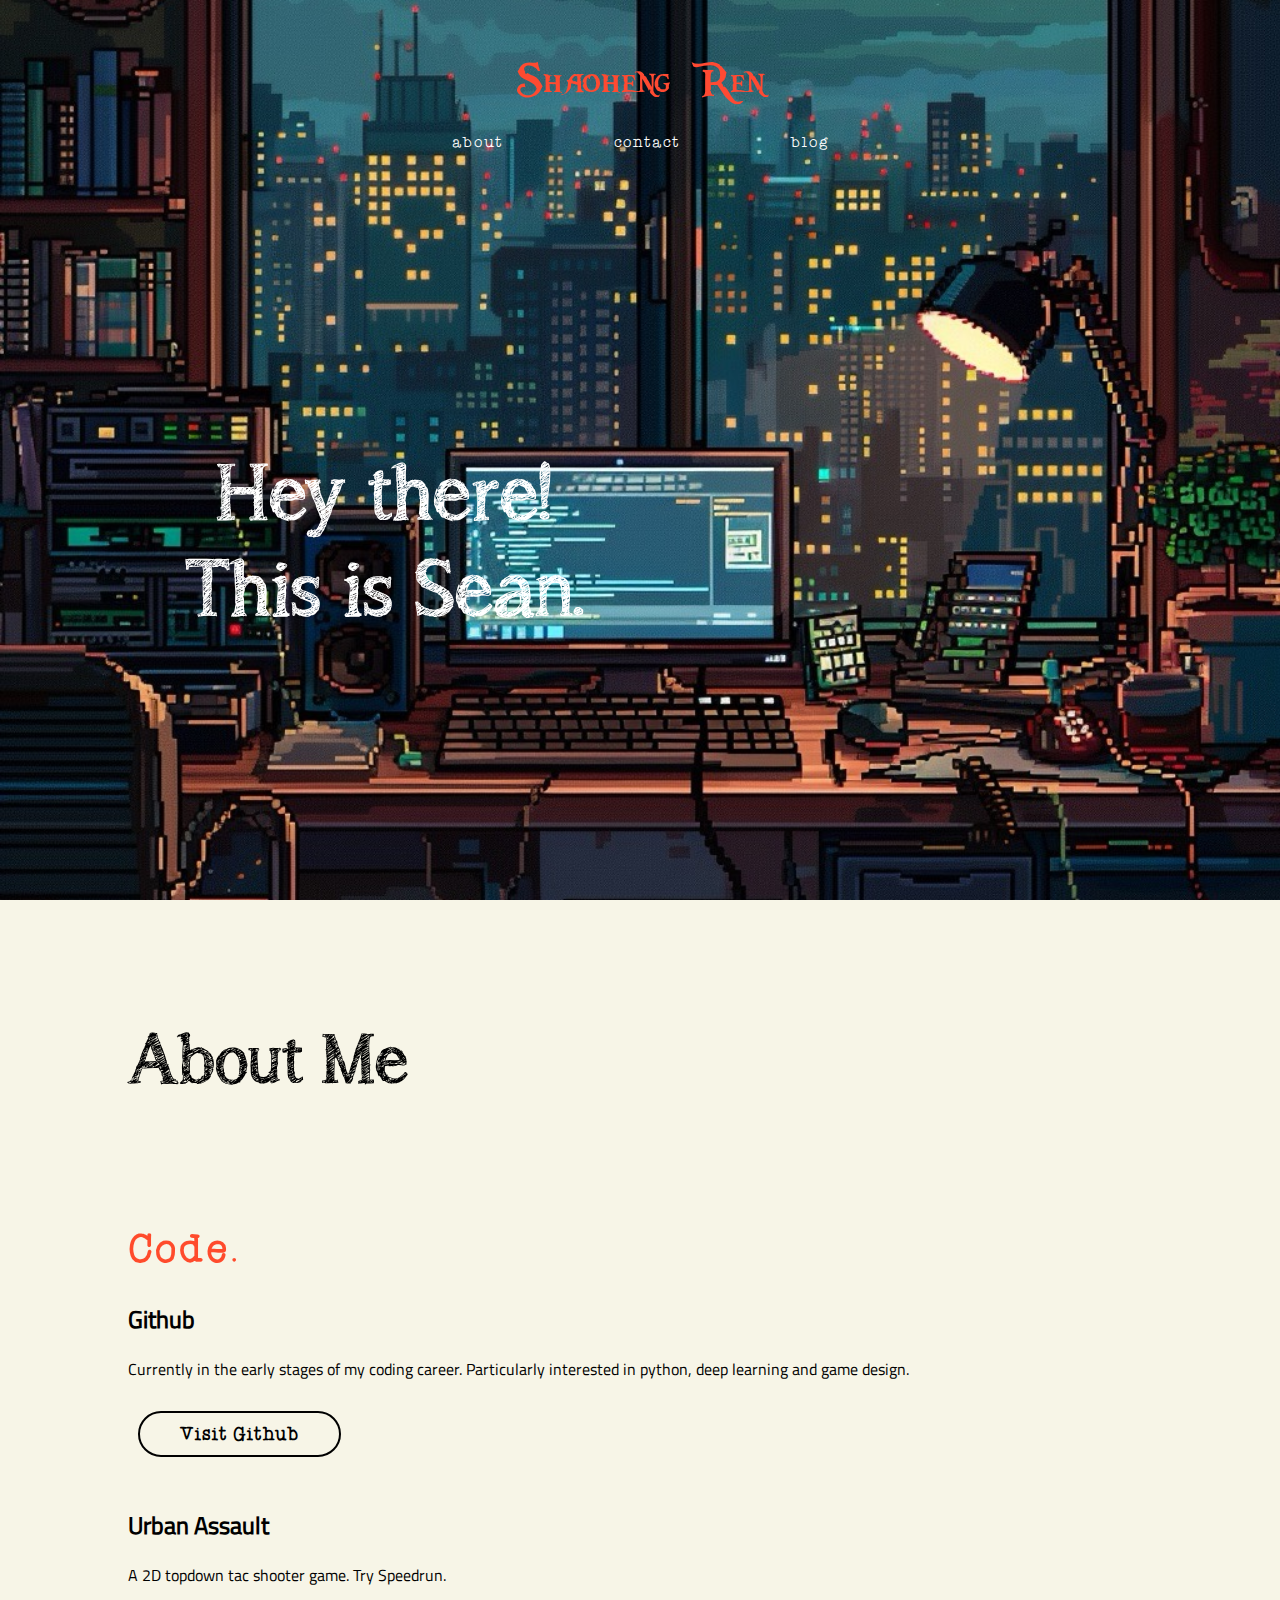
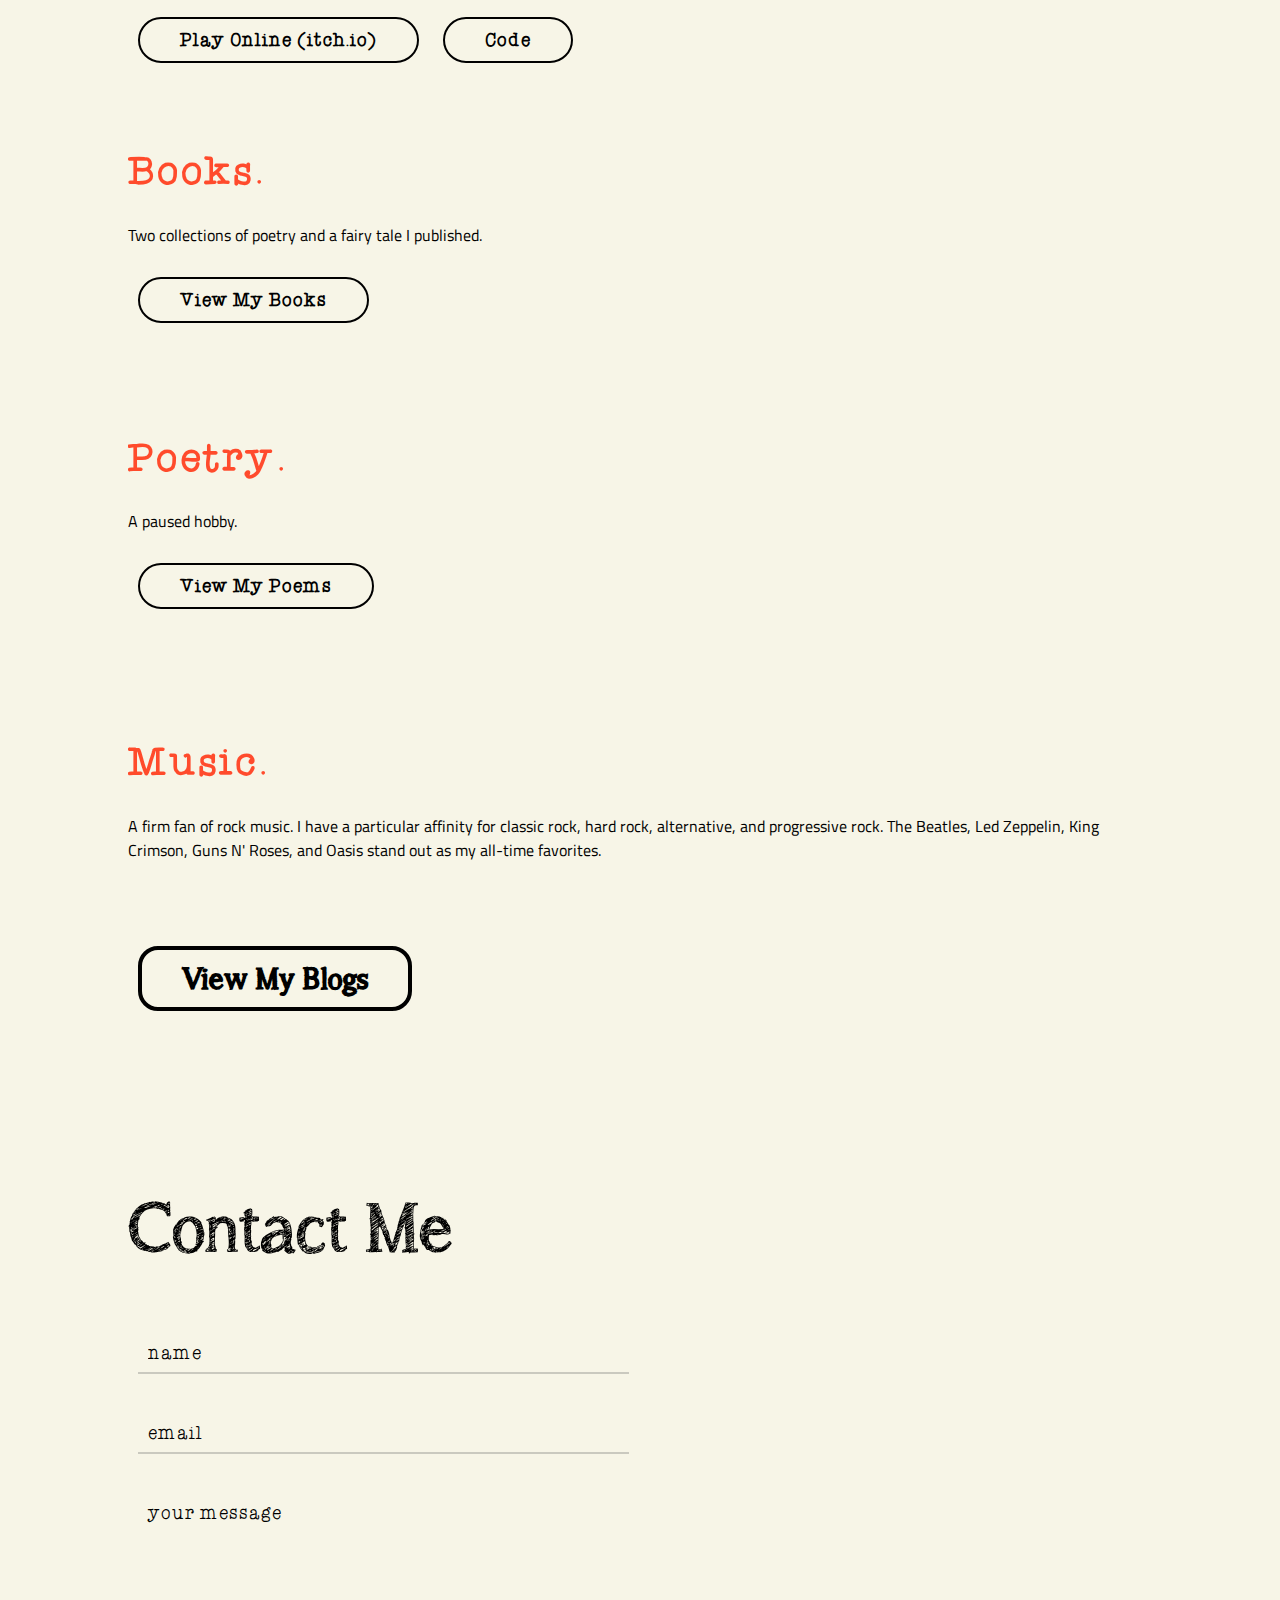
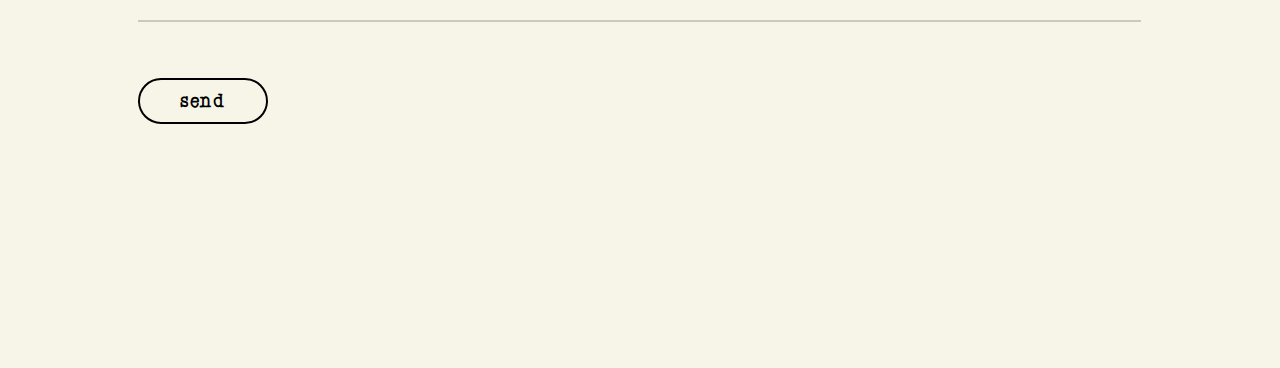
<file: index.html>
<!DOCTYPE html>
<html lang="en">
<head>
    <meta charset="UTF-8">
    <link rel="icon" href="letter-s.png" />
    <title>Shaoheng Ren</title>
    <link href="https://fonts.googleapis.com/css?family=Comfortaa:700" rel="stylesheet">
    <link rel="stylesheet" href="https://use.fontawesome.com/releases/v5.7.1/css/all.css" integrity="sha384-fnmOCqbTlWIlj8LyTjo7mOUStjsKC4pOpQbqyi7RrhN7udi9RwhKkMHpvLbHG9Sr" crossorigin="anonymous">
    <link rel="stylesheet" href="index.css">
</head>
<body>
    <div id="header">
    <div id="title">Shaoheng Ren</div><br>
    <div id="links">
        <a href="#aboutme">about</a>
        <a href="#contact" style="margin:0px 60px;">contact</a>
        <a href="https://blog.shaohengren.com/">blog</a>
    </div>
    </div>

    <center>
    <div id="middle">
        <div id="tagline">
            Hey there! <br>
            This is Sean.
        </div>
    </div>
    </center>

    <div id="portfolio">
        <div id="aboutme">About Me</div>
        <div id="code">
            <h1>Code.</h1>

            <div class="project">
            <h2>Github</h2>
            <div>Currently in the early stages of my coding career. Particularly interested in python, deep learning and game design.</div>
            <button class="btn_one" onclick="window.location='https://github.com/GadflyR';">Visit Github</button>
        </div>

        <div class="project">
            <h2>Urban Assault</h2>
            <div>A 2D topdown tac shooter game. Try Speedrun. </div>
            <button class="btn_one" onclick="window.location='https://machupichu1021.itch.io/urban-assault';">Play Online (itch.io)</button>
            <button class="btn_one" onclick="window.location='https://github.com/GadflyR/UrbanAssault';">Code</button>
        </div>

        </div>
        <div id="books">
        <h1>Books.</h1>   
        <div>
            Two collections of poetry and a fairy tale I published.<br>
            <button class="btn_one" onclick="window.location='books';">View My Books</button>
        </div> 
    </div>
        <div id="poetry">
            <h1>Poetry.</h1>   
            <div>
                A paused hobby.<br>
                <button class="btn_one" onclick="window.location='poems';">View My Poems</button>
            </div> 
        </div>
        <div id="music">
            <h1>Music.</h1>   
            <div>
                A firm fan of rock music. I have a particular affinity for classic rock, hard rock, alternative, and progressive rock.
                The Beatles, Led Zeppelin, King Crimson, Guns N' Roses, and Oasis stand out as my all-time favorites.
            </div> 
        </div>
        
        <a href="https://blog.shaohengren.com/">
            <button class="btn_two">View My Blogs</button>
        </a>

        <div id="contact">
            <div id="contactme">Contact Me</div> 
            <form>
                <input type="text" id="name" placeholder="name" required>
                <input type="email" id="email" placeholder="email" required><br>
                <textarea placeholder="your message" id="messageContent" required rows="5"></textarea><br>
                <button class="btn_one" onclick="postMessage()">send</button>
            </form> 
            <div id="details">
            <a class="btn_social" href="tel:+1 3322761349"><i class="fas fa-phone"></i></a>
            <a class="btn_social" href="mailto:ottomanhabsburg@gmail.com"><i class="fas fa-at"></i></a>
            <a class="btn_social" href="https://github.com/GadflyR"><i class="fab fa-github"></i></a>
            <a class="btn_social" href="https://www.linkedin.com/in/shaoheng-ren-620a0a28a/"><i class="fab fa-linkedin"></i></a>
            <a class="btn_social" href="https://www.instagram.com/gadfly54/"><i class="fab fa-instagram"></i></a>
            </div>   
        </div>
    </div>
<script src="index.js"></script>
</body>
</html>
</file>
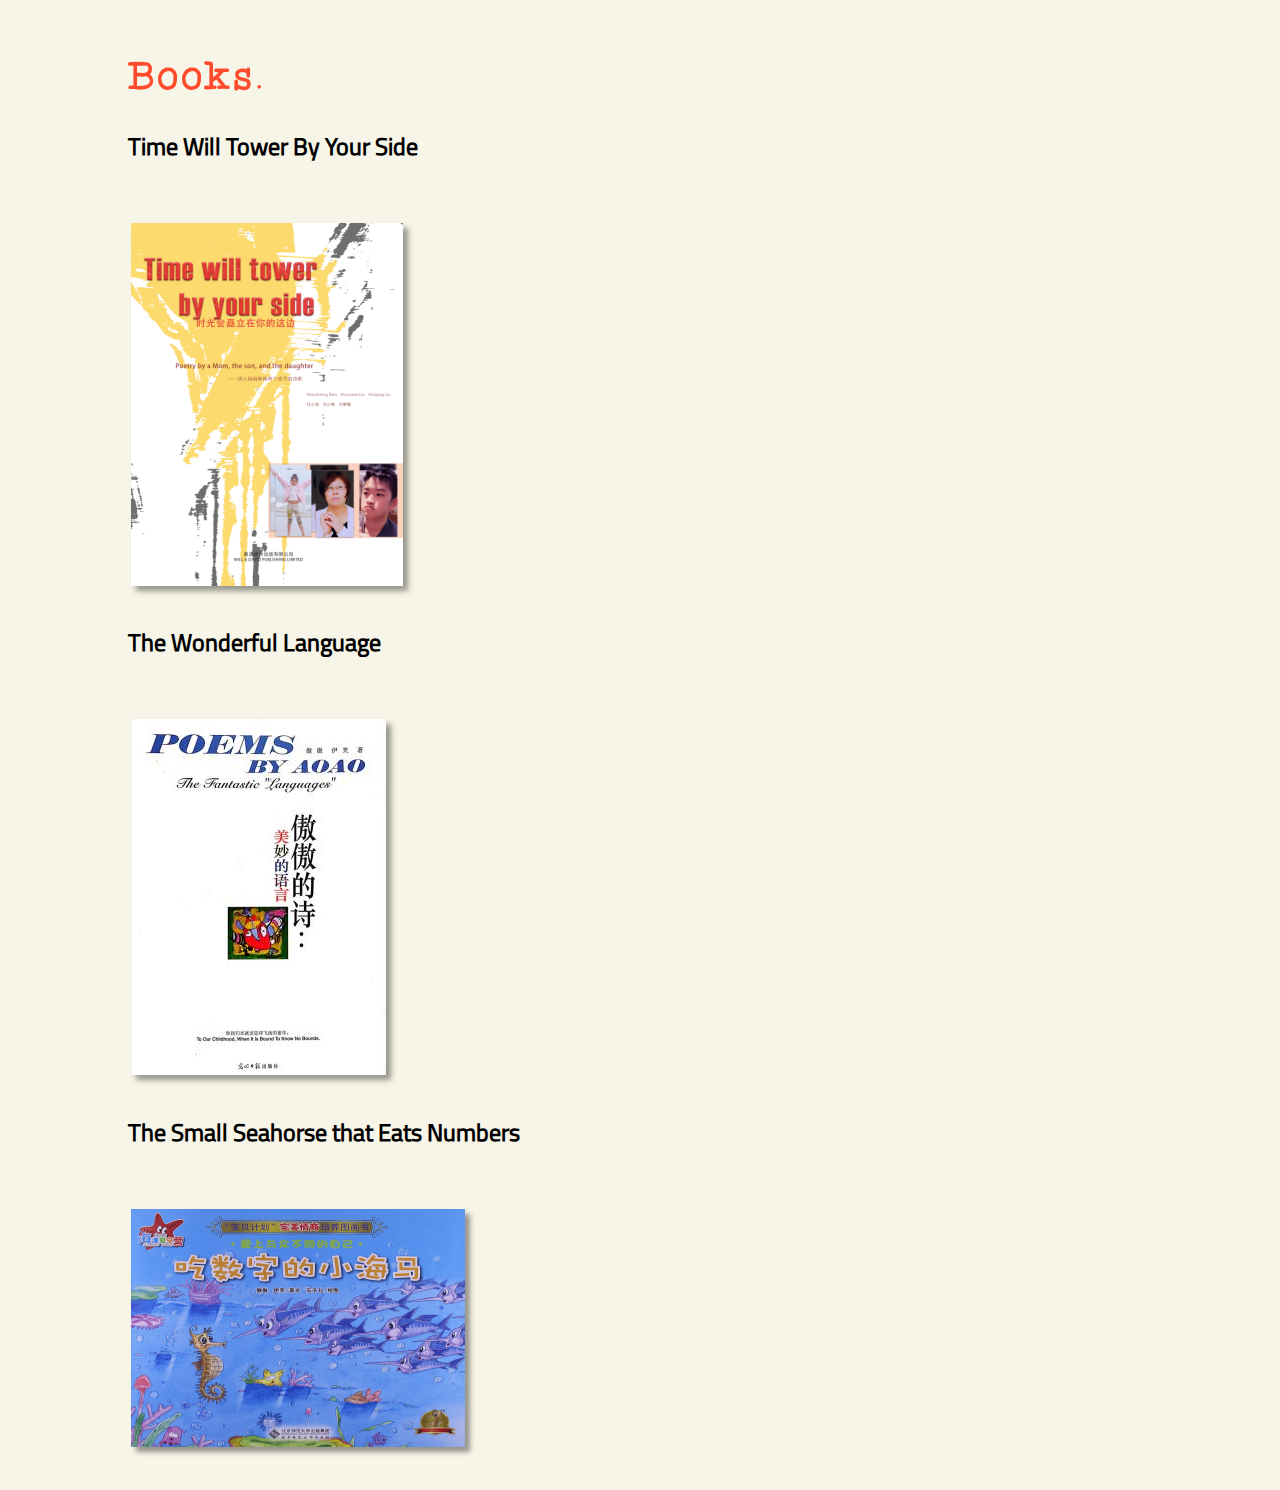
<file: books/index.html>
<!DOCTYPE html>
<html lang="en">
<head>
    <meta charset="UTF-8">
    <meta name="viewport" content="width=device-width, initial-scale=1.0">
    <meta http-equiv="X-UA-Compatible" content="ie=edge">
    <title>Shaoheng Ren</title>
    <link href="https://fonts.googleapis.com/css?family=Comfortaa:700" rel="stylesheet">
    <link rel="stylesheet" href="https://use.fontawesome.com/releases/v5.7.1/css/all.css" integrity="sha384-fnmOCqbTlWIlj8LyTjo7mOUStjsKC4pOpQbqyi7RrhN7udi9RwhKkMHpvLbHG9Sr" crossorigin="anonymous">
    <link rel="stylesheet" href="../index.css">
</head>
<body>
    <div id="portfolio">
        <div id="work">
                <h1>Books.</h1>
        </div>
        <div class="project">
            <h2>Time Will Tower By Your Side<br><br></h2>
            <img src="1.png" alt="Time Will Tower By Your Side">
            <h2>The Wonderful Language<br><br></h2>
            <img src="2.png" alt="The Wonderful Language">
            <h2>The Small Seahorse that Eats Numbers<br><br></h2>
            <img src="3.png" alt="The Small Seahorse that Eats Numbers">
        </div>
    </div>
</body>
</html>
</file>
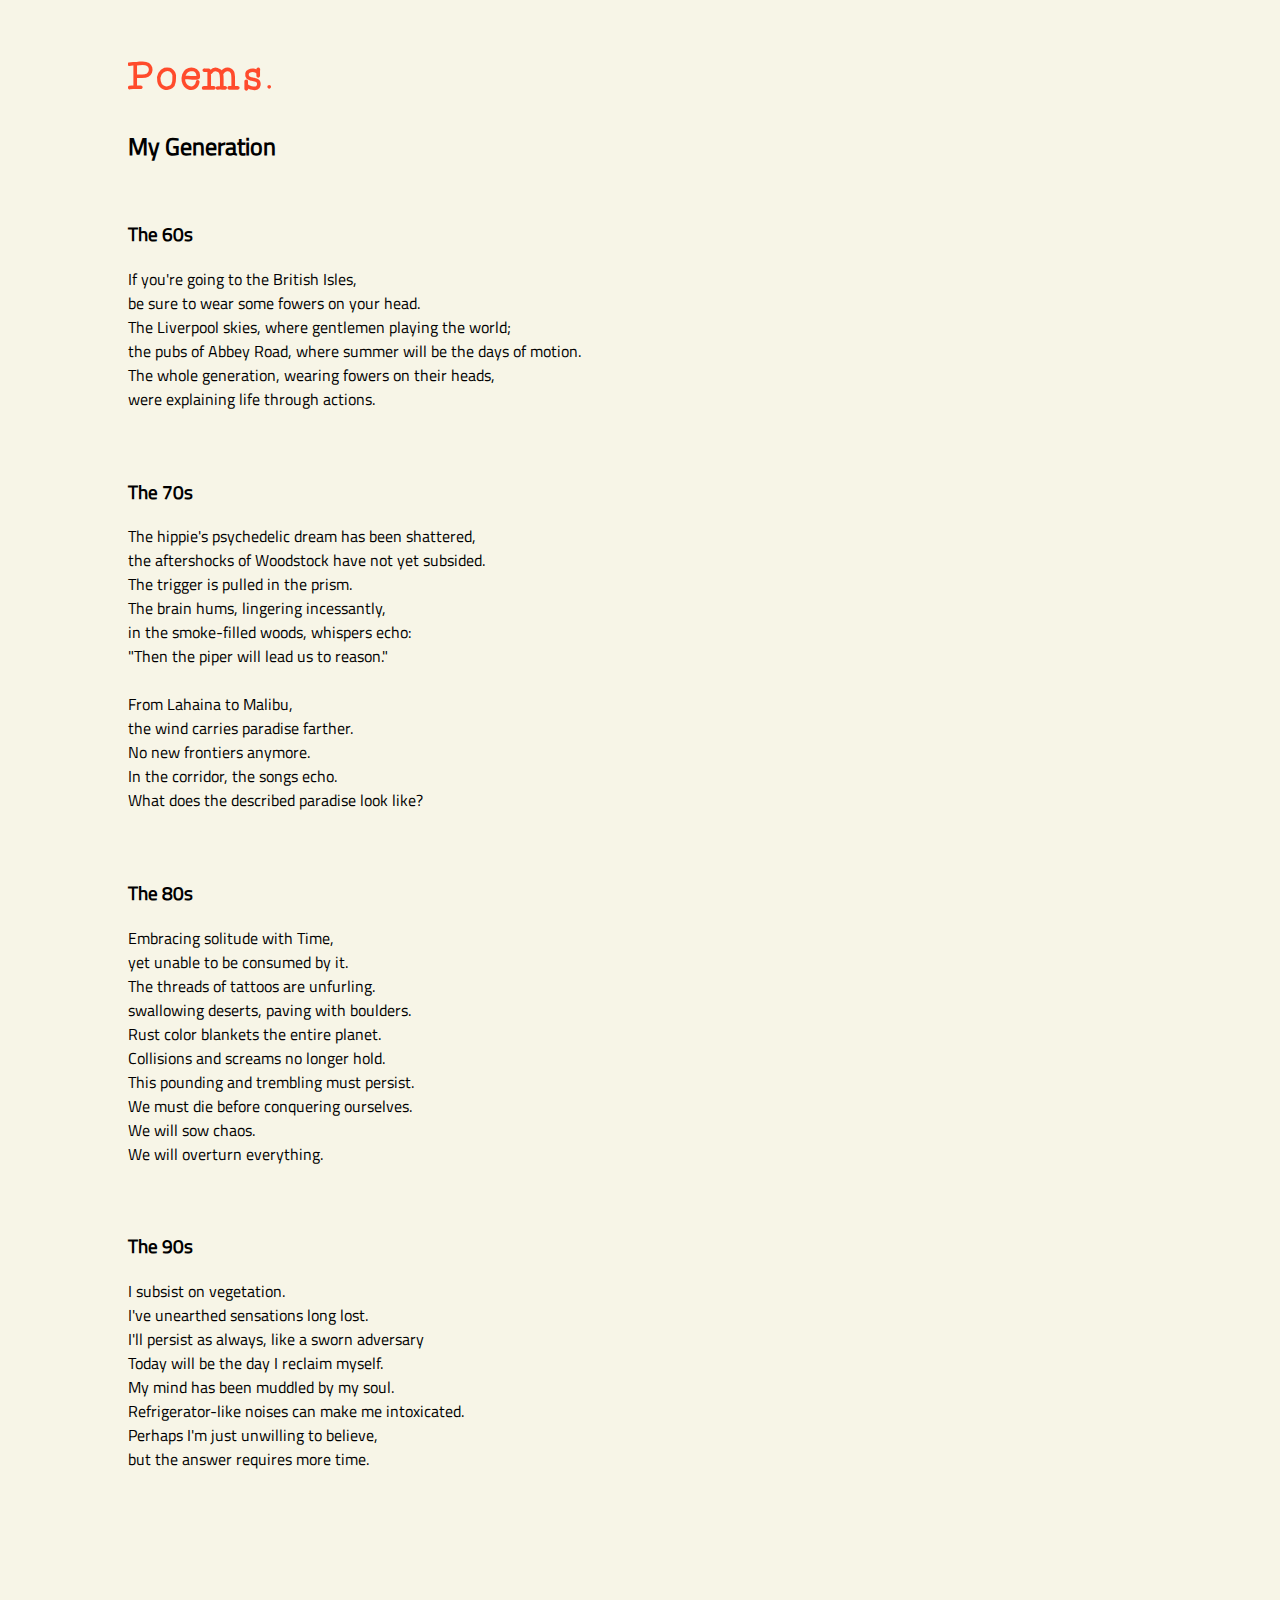
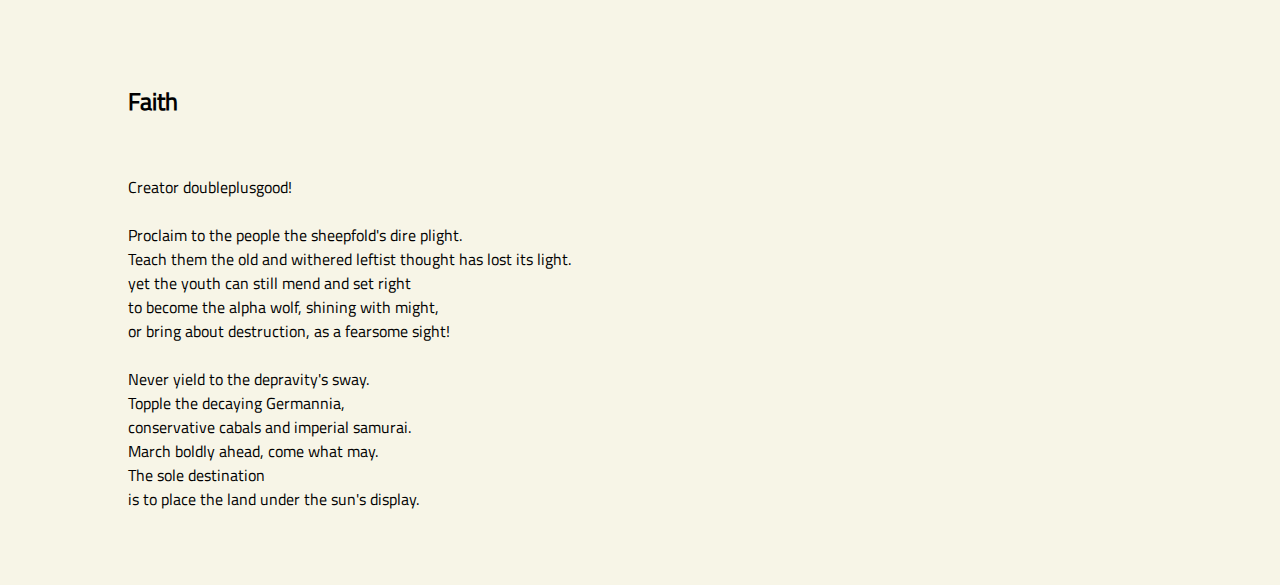
<file: poems/index.html>
<!DOCTYPE html>
<html lang="en">
<head>
    <meta charset="UTF-8">
    <meta name="viewport" content="width=device-width, initial-scale=1.0">
    <meta http-equiv="X-UA-Compatible" content="ie=edge">
    <title>Shaoheng Ren</title>
    <link href="https://fonts.googleapis.com/css?family=Comfortaa:700" rel="stylesheet">
    <link rel="stylesheet" href="https://use.fontawesome.com/releases/v5.7.1/css/all.css" integrity="sha384-fnmOCqbTlWIlj8LyTjo7mOUStjsKC4pOpQbqyi7RrhN7udi9RwhKkMHpvLbHG9Sr" crossorigin="anonymous">
    <link rel="stylesheet" href="../index.css">
</head>
<body>
   <div id="portfolio">
      <div id="work">
         <h1>Poems.</h1>
      </div>

      <div class="project">
         <h2>My Generation<br><br></h2>
         <h3>The 60s</h3>
         If you're going to the British Isles,<br>
         be sure to wear some fowers on your head.<br>
         The Liverpool skies, where gentlemen playing the world;<br>
         the pubs of Abbey Road, where summer will be the days of motion.<br>
         The whole generation, wearing fowers on their heads,<br>
         were explaining life through actions.<br><br><br>
         <h3>The 70s</h3>
         The hippie's psychedelic dream has been shattered,<br>
         the aftershocks of Woodstock have not yet subsided.<br>
         The trigger is pulled in the prism.<br>
         The brain hums, lingering incessantly,<br>
         in the smoke-filled woods, whispers echo:<br>
         "Then the piper will lead us to reason."<br><br>
         From Lahaina to Malibu,<br>
         the wind carries paradise farther.<br>
         No new frontiers anymore.<br>
         In the corridor, the songs echo.<br>
         What does the described paradise look like?<br><br><br>
         <h3>The 80s</h3>
         Embracing solitude with Time,<br>
         yet unable to be consumed by it.<br>
         The threads of tattoos are unfurling.<br>
         swallowing deserts, paving with boulders.<br>
         Rust color blankets the entire planet.<br>
         Collisions and screams no longer hold.<br>
         This pounding and trembling must persist.<br>
         We must die before conquering ourselves.<br>
         We will sow chaos.<br>
         We will overturn everything.<br><br><br>
         <h3>The 90s</h3>
         I subsist on vegetation.<br>
         I've unearthed sensations long lost.<br>
         I'll persist as always, like a sworn adversary<br>
         Today will be the day I reclaim myself.<br>
         My mind has been muddled by my soul.<br>
         Refrigerator-like noises can make me intoxicated.<br>
         Perhaps I'm just unwilling to believe,<br>
         but the answer requires more time.<br><br><br>
      </div>

      <div class="project">
         <h2><br><br><br><br>Faith<br><br></h2>
         Creator doubleplusgood!<br><br>
         Proclaim to the people the sheepfold's dire plight.<br>
         Teach them the old and withered leftist thought has lost its light.<br>
         yet the youth can still mend and set right<br>
         to become the alpha wolf, shining with might,<br>
         or bring about destruction, as a fearsome sight!<br><br>
         Never yield to the depravity's sway.<br>
         Topple the decaying Germannia,<br>
         conservative cabals and imperial samurai.<br>
         March boldly ahead, come what may.<br>
         The sole destination<br>
         is to place the land under the sun's display.<br><br><br>
      </div>
   </div>
</body>
</html>
</file>
<file: index.css>
@font-face {
    font-family: 'TitilliumWeb';
    src: url('fonts/TitilliumWeb-Regular.ttf') format('truetype');
}
@font-face {
    font-family: 'ASongForJennifer';
    src: url('fonts/a%20song%20for%20jennifer.ttf') format('truetype');
}
@font-face {
    font-family: 'ATypewriterForMe';
    src: url('fonts/ATypewriterForMe.ttf') format('truetype');
}
@font-face {
    font-family: 'Pieces';
    src: url('fonts/Pieces\ of\ Eight.ttf') format('truetype');
}
body, html {
    padding: 0;
    margin: 0;
    color: #000;
    background: #f7f5e7;
    scroll-behavior: smooth;
    font-family: 'TitilliumWeb';
}

#header {
    width:80%;
    padding:4% 10%;
    text-align:center;
    position:absolute;
    transition:0.6s ease-in-out;
}
#header div {
    display:block;
}
#title {
    font-size:50px;
    background-image: linear-gradient(to left, #FF416C 0%, #FF4B2B 100%);
    -webkit-background-clip:text;
    background-clip:text;
    -webkit-text-fill-color: transparent;
    background-size:500% 500% !important;
    font-family: 'Pieces';
}
#links {
    margin:0px 0px;
    transition:0.6s ease-in-out;
    color:#fff;
    font-family: 'ATypewriterForMe';
}
#links a {
    margin:0px 30px;
    color:inherit;
    text-decoration:none;
    transition:0.4s ease-in-out;
    padding:5px 8px;
    border-bottom:2px solid transparent;
}
#links a:hover {
    border-bottom:2px solid #fff;
}
#middle {
    width:100%;
    height:80vh;
    background:url("background.jpeg") center center fixed;
    background-size:100% auto;
    background-repeat:no-repeat;
    color:#fff;
    display:flex;
    justify-content:center;
    flex-direction:column;
    padding-top:20vh;
    font-family: 'ASongForJennifer';
}
#tagline {
    font-size:80px;
    width:60%;
}
#aboutme, #contactme{
    padding-top:10vh;
    padding-bottom: 5vh;
    font-size:70px;
    width:60%;
    font-family: 'ASongForJennifer';
}
#portfolio {
    width:80%;
    padding:2% 10%;
}
#portfolio div h1 {
    font-size:40px;
    background-image: linear-gradient(to left, #FF416C 0%, #FF4B2B 100%);
    -webkit-background-clip:text;
    background-clip:text;
    -webkit-text-fill-color: transparent;
    background-size:500% 500% !important;
    -webkit-animation: Gradient 20s ease infinite;
    -moz-animation: Gradient 20s ease infinite;
    -o-animation: Gradient 20s ease infinite;
    animation: Gradient 20s ease infinite;
    font-family: 'ASongForJennifer';
}
#portfolio div h1 {
    font-family: 'ATypewriterForMe';
}
#poetry, #music, #code, #contact {
    margin:4vh 0px !important;
    padding:2vh 0px !important;
}
#contact form {
    width:100%;
}
#contact form input {
    width:46%;
    margin:20px 1%;
    background:transparent;
    border:0px;
    border-bottom:2px solid rgba(100,100,100,0.3);
    padding:8px 10px;
    font-family: 'ATypewriterForMe';
    font-size:18px;
    transition:0.4s ease-in-out;
    color:#000;
}
#contact form textarea {
    width:96%;
    margin:20px 1%;
    padding:8px 10px;
    border:0px;
    border-bottom:2px solid rgba(100,100,100,0.3);
    padding:8px 10px;
    font-family: 'ATypewriterForMe';
    font-size:18px;
    background:transparent;
    resize:none;
    transition:0.4s ease-in-out;
    color:#000;
}
#contact form input:focus {
    outline:none;
    border-bottom:2px solid #000;
}
#contact form textarea:focus {
    outline:none;
    border-bottom:2px solid #000;
}
::placeholder {
    color:#000;
}
.btn_one {
    color:#000;
    padding:10px 40px;
    border-radius:50px;
    border:2px solid #000;
    font-size:18px;
    font-family: 'ATypewriterForMe';
    font-weight:bold;
    background:transparent;
    transition:0.4s ease-in-out;
    margin:30px 10px;
}
.btn_two {
    color:#000;
    padding:10px 40px;
    border-radius:20px;
    border:4px solid #000;
    font-size:30px !important;
    font-family: 'ASongForJennifer';
    font-weight:bold;
    background:transparent;
    transition:0.4s ease-in-out;
    margin:30px 10px;
}
.btn_one:hover, .btn_two:hover, .btn_social:hover {
    background:#000;
    cursor:pointer;
    color:#fff;
}
.project div {
    font-weight:normal;
}
#details {
    margin:6vh 0px;
}
.btn_social {
    font-size:18px;
    color:#000;
    margin:40px 20px;
    padding:15px 18px;
    border-radius:50%;
    transition:0.4s ease-in-out;
}
@media (max-width: 900px){
    #header {
        width:94%;
        padding:15% 3%;
    }
    #title {
        font-size:30px;
    }
    #links {
        margin:30px 0px;
    }
    #links a {
        margin:0px;
    }
    #middle {
        width:100%;
        border-radius:0px;
        height:80vh;
        background-size:cover;
    }
    #tagline {
        width:90%;
        font-size:30px;
    }
    .btn_one {
        font-size:14px;
        padding:8px 20px;
    }
    .btn_two {
        font-size:14px;
        padding:8px 20px;
    }
    #contact form input {
        width:92%;
    }
    #contact form textarea {
        width:92%;
    }
    .btn_social {
        font-size:14px;
        margin:10px;
        padding:10px 11px;
    }
}
button:focus {
    outline:none;
}
::-webkit-scrollbar {
    width:5px;
    height:5px;
}
::-webkit-scrollbar-track {
    background: #000; 
}
::-webkit-scrollbar-thumb {
    background: #fff; 
    border-radius: 10px;
}
::-webkit-scrollbar-thumb:hover {
    background: #555; 
}
</file>
